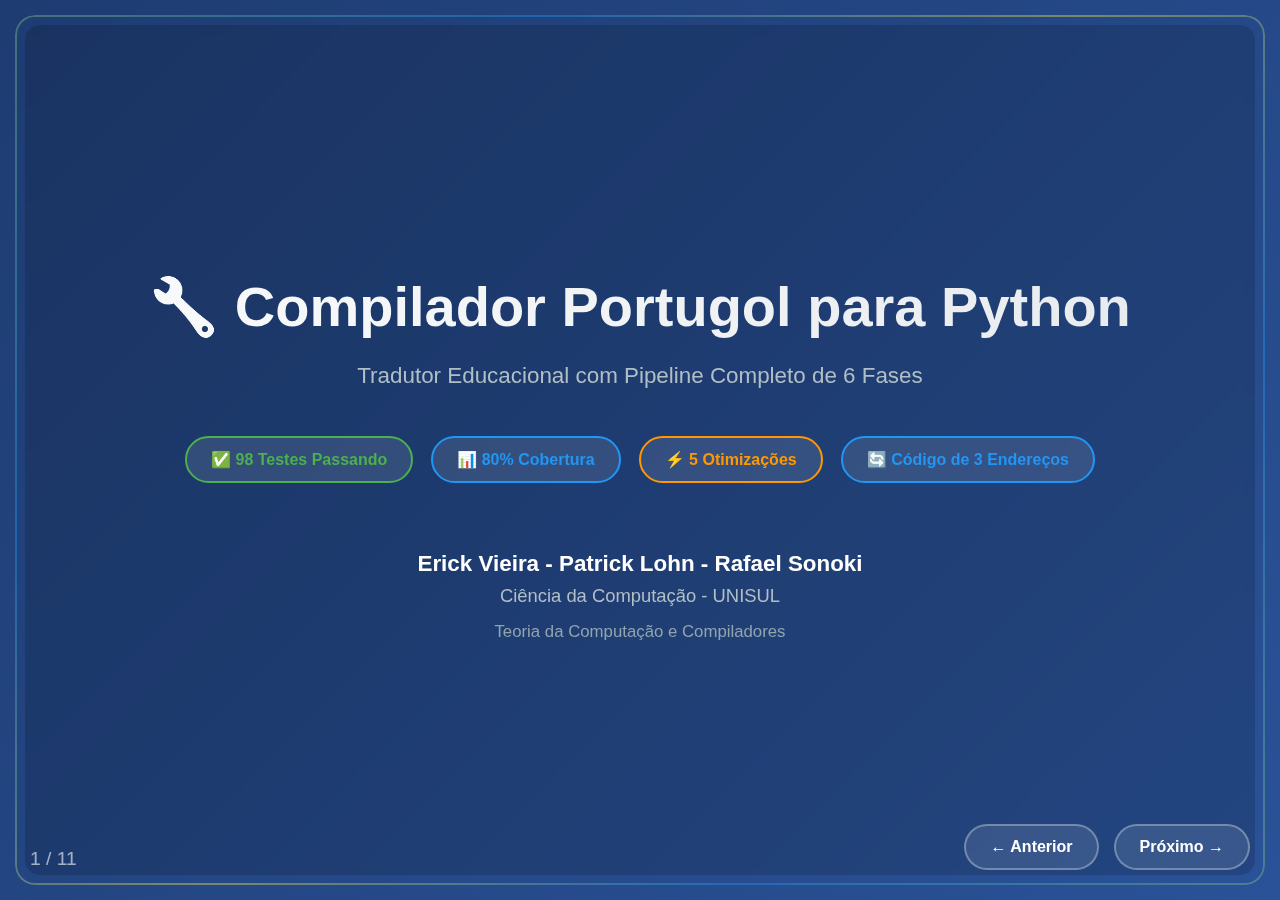
<file: presentation/index.html>
<!DOCTYPE html>
<html lang="pt-BR">

<head>
    <meta charset="UTF-8">
    <meta name="viewport" content="width=device-width, initial-scale=1.0">
    <title>TCC - Compilador Portugol para Python</title>
    <style>
        * {
            margin: 0;
            padding: 0;
            box-sizing: border-box;
        }

        body {
            font-family: 'Segoe UI', Tahoma, Geneva, Verdana, sans-serif;
            background: linear-gradient(135deg, #1e3c72 0%, #2a5298 100%);
            color: #fff;
            overflow: hidden;
        }

        .presentation {
            width: 100vw;
            height: 100vh;
            position: relative;
        }

        .slide {
            width: 100%;
            height: 100%;
            display: none;
            position: absolute;
            top: 0;
            left: 0;
            animation: slideIn 0.5s ease-out;
            padding: 30px;
            box-sizing: border-box;
        }

        .slide.active {
            display: block;
        }

        /* Moldura decorativa sofisticada */
        .slide::before {
            content: '';
            position: absolute;
            top: 15px;
            left: 15px;
            right: 15px;
            bottom: 15px;
            border: 2px solid transparent;
            border-radius: 20px;
            background: linear-gradient(135deg,
                    rgba(129, 199, 132, 0.4) 0%,
                    rgba(33, 150, 243, 0.4) 25%,
                    rgba(255, 235, 59, 0.4) 50%,
                    rgba(33, 150, 243, 0.4) 75%,
                    rgba(129, 199, 132, 0.4) 100%) border-box;
            -webkit-mask: linear-gradient(#fff 0 0) padding-box, linear-gradient(#fff 0 0);
            -webkit-mask-composite: xor;
            mask-composite: exclude;
            pointer-events: none;
            box-shadow:
                inset 0 0 60px rgba(255, 255, 255, 0.05),
                0 0 30px rgba(0, 0, 0, 0.2);
        }

        /* Container interno para conteúdo */
        .slide::after {
            content: '';
            position: absolute;
            top: 25px;
            left: 25px;
            right: 25px;
            bottom: 25px;
            background: rgba(0, 0, 0, 0.15);
            border-radius: 15px;
            pointer-events: none;
            backdrop-filter: blur(5px);
        }

        .slide-content {
            position: relative;
            z-index: 10;
            width: 100%;
            height: 100%;
            padding: 45px 70px;
            box-sizing: border-box;
            overflow-y: auto;
            overflow-x: hidden;
            display: flex;
            flex-direction: column;
            align-items: center;
            justify-content: flex-start;
        }

        /* Slides centralizados verticalmente */
        .slide-content.centered {
            justify-content: center;
            padding: 40px 80px;
        }

        .slide-content.centered h1 {
            font-size: 3.5rem;
        }

        .slide-content.centered h2 {
            font-size: 2.8rem;
            margin-bottom: 30px;
        }

        .slide-content.centered .content-grid {
            gap: 30px;
            margin: 25px 0;
        }

        .slide-content.centered .content-box {
            padding: 28px;
        }

        .slide-content.centered .badges {
            margin: 25px 0;
            gap: 18px;
        }

        .slide-content.centered .badge {
            padding: 12px 24px;
            font-size: 1rem;
        }

        .slide-content.centered .pipeline {
            margin: 25px 0;
            gap: 12px;
        }

        .slide-content.centered .phase {
            padding: 20px;
        }

        .slide-content.centered ul {
            margin: 12px 0;
        }

        .slide-content.centered ul li {
            margin: 8px 0;
            font-size: 1rem;
        }

        .slide-content.centered pre {
            margin: 12px 0;
            padding: 16px;
        }

        .slide-content.centered h3 {
            font-size: 1.7rem;
            margin: 12px 0 10px;
        }

        .slide-content.centered .afd-diagram {
            margin: 15px 0;
            padding: 20px;
        }

        /* Estilo para imagens nos slides */
        .book-image {
            width: 120px;
            height: auto;
            border-radius: 8px;
            box-shadow: 0 4px 15px rgba(0, 0, 0, 0.4);
            flex-shrink: 0;
            transition: transform 0.3s ease;
        }

        .book-image:hover {
            transform: scale(1.05);
        }

        .book-container {
            margin-top: 25px;
            background: rgba(255, 255, 255, 0.05);
            padding: 25px;
            border-radius: 15px;
            display: flex;
            align-items: center;
            gap: 25px;
        }

        .book-container p {
            font-size: 1.2rem;
            text-align: left;
            flex: 1;
        }

        /* Slides com muito conteúdo - padding reduzido */
        .slide-content.compact {
            padding: 35px 60px;
        }

        .slide-content.compact h2 {
            font-size: 2.2rem;
            margin-bottom: 15px;
        }

        .slide-content.compact h3 {
            font-size: 1.35rem;
            margin: 10px 0 8px;
        }

        .slide-content.compact .content-grid {
            gap: 15px;
            margin: 12px 0;
        }

        .slide-content.compact .content-box {
            padding: 18px;
        }

        .slide-content.compact pre {
            padding: 12px;
            font-size: 0.78rem;
            margin: 10px 0;
        }

        .slide-content.compact ul li {
            margin: 6px 0;
            font-size: 0.88rem;
        }

        .slide-content.compact .code-section {
            padding: 14px;
        }

        .slide-content.compact .code-section h4 {
            font-size: 1.05rem;
            margin-bottom: 8px;
        }

        .slide-content.compact .code-compare {
            gap: 15px;
            margin: 15px 0;
        }

        .slide-content.compact .metrics {
            gap: 15px;
            margin: 15px 0;
        }

        .slide-content.compact .metric-card {
            padding: 15px;
        }

        .slide-content.compact .metric-value {
            font-size: 2rem;
        }

        /* Scroll personalizado */
        .slide-content::-webkit-scrollbar {
            width: 10px;
        }

        .slide-content::-webkit-scrollbar-track {
            background: rgba(255, 255, 255, 0.05);
            border-radius: 10px;
            margin: 40px 0;
        }

        .slide-content::-webkit-scrollbar-thumb {
            background: linear-gradient(180deg, #81c784, #4caf50);
            border-radius: 10px;
            border: 2px solid rgba(255, 255, 255, 0.1);
        }

        .slide-content::-webkit-scrollbar-thumb:hover {
            background: linear-gradient(180deg, #4caf50, #81c784);
        }

        @keyframes slideIn {
            from {
                opacity: 0;
                transform: translateX(50px);
            }

            to {
                opacity: 1;
                transform: translateX(0);
            }
        }

        h1 {
            font-size: 3.2rem;
            margin: 15px 0 20px;
            text-align: center;
            background: linear-gradient(to right, #f8f9fa, #e9ecef);
            -webkit-background-clip: text;
            -webkit-text-fill-color: transparent;
            background-clip: text;
            line-height: 1.2;
        }

        h2 {
            font-size: 2.5rem;
            margin: 0 0 25px;
            text-align: center;
            color: #ffeb3b;
            line-height: 1.3;
        }

        h3 {
            font-size: 1.6rem;
            margin: 15px 0 12px;
            color: #81c784;
            line-height: 1.3;
        }

        h4 {
            font-size: 1.2rem;
            line-height: 1.3;
        }

        .subtitle {
            font-size: 1.4rem;
            color: #b0bec5;
            text-align: center;
            margin-bottom: 20px;
            line-height: 1.4;
        }

        .badges {
            display: flex;
            gap: 15px;
            margin: 20px 0;
            flex-wrap: wrap;
            justify-content: center;
        }

        .badge {
            background: rgba(255, 255, 255, 0.1);
            padding: 10px 20px;
            border-radius: 25px;
            border: 2px solid rgba(255, 255, 255, 0.3);
            font-weight: 600;
            backdrop-filter: blur(10px);
            font-size: 0.95rem;
        }

        .badge.success {
            border-color: #4caf50;
            color: #4caf50;
        }

        .badge.info {
            border-color: #2196f3;
            color: #2196f3;
        }

        .badge.warning {
            border-color: #ff9800;
            color: #ff9800;
        }

        .content-grid {
            display: grid;
            grid-template-columns: 1fr 1fr;
            gap: 25px;
            width: 100%;
            max-width: 1400px;
            margin: 20px 0;
        }

        .content-box {
            background: rgba(255, 255, 255, 0.05);
            padding: 25px;
            border-radius: 15px;
            border: 1px solid rgba(255, 255, 255, 0.1);
            backdrop-filter: blur(10px);
        }

        .pipeline {
            display: flex;
            align-items: center;
            justify-content: space-between;
            gap: 10px;
            margin: 20px 0;
            flex-wrap: wrap;
        }

        .phase {
            background: rgba(255, 255, 255, 0.1);
            padding: 18px;
            border-radius: 12px;
            border: 2px solid rgba(129, 199, 132, 0.5);
            flex: 1;
            min-width: 140px;
            text-align: center;
            transition: all 0.3s ease;
        }

        .phase:hover {
            transform: translateY(-5px);
            border-color: #81c784;
            box-shadow: 0 10px 30px rgba(129, 199, 132, 0.3);
        }

        .phase-name {
            font-weight: 700;
            font-size: 1rem;
            color: #ffeb3b;
            margin-bottom: 6px;
        }

        .phase-file {
            font-family: 'Courier New', monospace;
            font-size: 0.85rem;
            color: #b0bec5;
        }

        .arrow {
            font-size: 1.8rem;
            color: #ffeb3b;
        }

        code {
            font-family: 'Courier New', monospace;
            background: rgba(0, 0, 0, 0.3);
            padding: 3px 8px;
            border-radius: 4px;
            color: #ffeb3b;
            font-size: 0.9rem;
        }

        pre {
            background: rgba(0, 0, 0, 0.4);
            padding: 18px;
            border-radius: 12px;
            border-left: 4px solid #4caf50;
            overflow-x: auto;
            font-size: 0.85rem;
            line-height: 1.5;
            margin: 15px 0;
        }

        pre code {
            background: none;
            padding: 0;
        }

        ul {
            list-style: none;
            margin: 15px 0;
        }

        ul li {
            margin: 10px 0;
            padding-left: 30px;
            position: relative;
            line-height: 1.5;
            font-size: 0.95rem;
        }

        ul li:before {
            content: "✓";
            position: absolute;
            left: 0;
            color: #4caf50;
            font-weight: bold;
            font-size: 1.1rem;
        }

        .table-container {
            overflow-x: auto;
            margin: 18px 0;
        }

        table {
            width: 100%;
            border-collapse: collapse;
            background: rgba(255, 255, 255, 0.05);
            border-radius: 12px;
            overflow: hidden;
        }

        th,
        td {
            padding: 12px;
            text-align: left;
            border-bottom: 1px solid rgba(255, 255, 255, 0.1);
            font-size: 0.9rem;
        }

        th {
            background: rgba(129, 199, 132, 0.2);
            font-weight: 700;
            color: #ffeb3b;
        }

        .highlight {
            color: #ffeb3b;
            font-weight: 600;
        }

        .controls {
            position: fixed;
            bottom: 30px;
            right: 30px;
            display: flex;
            gap: 15px;
            z-index: 1000;
        }

        .btn {
            background: rgba(255, 255, 255, 0.1);
            border: 2px solid rgba(255, 255, 255, 0.3);
            color: #fff;
            padding: 12px 24px;
            border-radius: 25px;
            cursor: pointer;
            font-size: 1rem;
            font-weight: 600;
            transition: all 0.3s ease;
            backdrop-filter: blur(10px);
        }

        .btn:hover {
            background: rgba(255, 255, 255, 0.2);
            transform: translateY(-2px);
            box-shadow: 0 5px 15px rgba(0, 0, 0, 0.3);
        }

        .slide-number {
            position: fixed;
            bottom: 30px;
            left: 30px;
            font-size: 1.2rem;
            color: rgba(255, 255, 255, 0.6);
        }

        .afd-diagram {
            background: rgba(255, 255, 255, 0.05);
            padding: 25px;
            border-radius: 15px;
            margin: 18px 0;
            display: flex;
            align-items: center;
            justify-content: center;
            gap: 18px;
        }

        .state {
            width: 75px;
            height: 75px;
            border-radius: 50%;
            background: rgba(33, 150, 243, 0.3);
            border: 3px solid #2196f3;
            display: flex;
            align-items: center;
            justify-content: center;
            font-weight: bold;
            font-size: 1.4rem;
        }

        .state.final {
            border: 6px double #4caf50;
            background: rgba(76, 175, 80, 0.3);
        }

        .transition {
            display: flex;
            flex-direction: column;
            align-items: center;
        }

        .transition-label {
            background: rgba(255, 235, 59, 0.2);
            padding: 8px 16px;
            border-radius: 8px;
            font-size: 0.9rem;
            margin-bottom: 5px;
        }

        .metrics {
            display: grid;
            grid-template-columns: repeat(auto-fit, minmax(150px, 1fr));
            gap: 18px;
            margin: 20px 0;
            width: 100%;
            max-width: 1400px;
        }

        .metric-card {
            background: rgba(255, 255, 255, 0.05);
            padding: 20px;
            border-radius: 15px;
            border: 2px solid rgba(255, 255, 255, 0.1);
            text-align: center;
            transition: all 0.3s ease;
        }

        .metric-card:hover {
            transform: translateY(-5px);
            border-color: #4caf50;
        }

        .metric-value {
            font-size: 2.5rem;
            font-weight: 700;
            color: #4caf50;
            margin: 10px 0;
        }

        .metric-label {
            font-size: 1rem;
            color: #b0bec5;
        }

        .optimization-table {
            width: 100%;
            margin: 20px 0;
        }

        .optimization-table th {
            background: rgba(255, 152, 0, 0.2);
        }

        .code-compare {
            display: grid;
            grid-template-columns: 1fr 1fr;
            gap: 18px;
            margin: 18px 0;
        }

        .code-section {
            background: rgba(0, 0, 0, 0.3);
            padding: 18px;
            border-radius: 12px;
        }

        .code-section h4 {
            color: #ffeb3b;
            margin-bottom: 12px;
            text-align: center;
            font-size: 1.1rem;
        }

        @media (max-width: 1200px) {
            .slide-content {
                padding: 25px 40px;
            }

            .content-grid {
                grid-template-columns: 1fr;
                gap: 15px;
            }

            .code-compare {
                grid-template-columns: 1fr;
            }

            .pipeline {
                flex-direction: column;
            }

            .arrow {
                transform: rotate(90deg);
            }

            .phase {
                min-width: 200px;
            }
        }

        @media (max-width: 768px) {
            .slide-content {
                padding: 20px 25px;
            }

            .slide::before {
                top: 10px;
                left: 10px;
                right: 10px;
                bottom: 10px;
            }

            .slide::after {
                top: 15px;
                left: 15px;
                right: 15px;
                bottom: 15px;
            }
        }
    </style>
</head>

<body>
    <div class="presentation">
        <!-- Slide 1: Título -->
        <div class="slide active">
            <div class="slide-content centered">
                <h1>🔧 Compilador Portugol para Python</h1>
                <p class="subtitle">Tradutor Educacional com Pipeline Completo de 6 Fases</p>

                <div class="badges">
                    <span class="badge success">✅ 98 Testes Passando</span>
                    <span class="badge info">📊 80% Cobertura</span>
                    <span class="badge warning">⚡ 5 Otimizações</span>
                    <span class="badge info">🔄 Código de 3 Endereços</span>
                </div>
                <div style="margin-top: 35px; text-align: center;">
                    <p style="font-size: 1.4rem; margin: 8px 0;"><strong>Erick Vieira - Patrick Lohn - Rafael Sonoki</strong></p>
                    <p style="font-size: 1.15rem; color: #b0bec5;">Ciência da Computação - UNISUL</p>
                    <p style="font-size: 1.05rem; color: #90a4ae; margin-top: 15px;">Teoria da Computação e Compiladores
                    </p>
                </div>
            </div>
        </div>
        <!-- Slide 2: Problema e Solução -->
        <div class="slide">
            <div class="slide-content centered">
                <h2>💡 Contexto e Problema</h2>

                <div class="content-grid">
                    <div class="content-box">
                        <h3>❌ O Problema</h3>
                        <ul>
                            <li><strong>Portugol:</strong> Linguagem educacional em português</li>
                            <li>Amplamente usada no ensino de lógica</li>
                            <li><span class="highlight">Não executável diretamente</span></li>
                            <li>Estudantes precisam reescrever em outra linguagem</li>
                            <li>Sem feedback imediato de execução</li>
                        </ul>
                    </div>
                    <div class="content-box">
                        <h3>✅ A Solução</h3>
                        <ul>
                            <li><strong>Compilador automático</strong> Portugol → Python</li>
                            <li>Execução imediata dos algoritmos</li>
                            <li>Validação automática de lógica</li>
                            <li>Feedback instantâneo para estudantes</li>
                            <li>Ponte entre teoria e prática</li>
                        </ul>
                    </div>
                </div>
                <div style="margin-top: 20px; text-align: center; font-size: 1.25rem;">
                    <p class="highlight">🎯 Objetivo: Facilitar o aprendizado com execução real de código</p>
                </div>
            </div>
        </div>
        <!-- Slide 3: Arquitetura -->
        <div class="slide">
            <div class="slide-content centered">
                <h2>🏗️ Arquitetura: 6 Fases Clássicas</h2>

                <div class="pipeline">
                    <div class="phase">
                        <div class="phase-name">1. Léxica</div>
                        <div class="phase-file">lexer.py</div>
                    </div>
                    <span class="arrow">→</span>
                    <div class="phase">
                        <div class="phase-name">2. Sintática</div>
                        <div class="phase-file">parser.py</div>
                    </div>
                    <span class="arrow">→</span>
                    <div class="phase">
                        <div class="phase-name">3. Semântica</div>
                        <div class="phase-file">semantic.py</div>
                    </div>
                </div>
                <div class="pipeline">
                    <div class="phase">
                        <div class="phase-name">4. Código IR</div>
                        <div class="phase-file">intermediate.py</div>
                    </div>
                    <span class="arrow">→</span>
                    <div class="phase">
                        <div class="phase-name">5. Otimização</div>
                        <div class="phase-file">optimizer.py</div>
                    </div>
                    <span class="arrow">→</span>
                    <div class="phase">
                        <div class="phase-name">6. Geração</div>
                        <div class="phase-file">codegen.py</div>
                    </div>
                </div>
                <div class="book-container">
                    <img src="DragonBook.png" alt="Dragon Book" class="book-image">
                    <p>
                        <strong>Arquitetura Modular</strong> inspirada no <em>"Dragon Book"</em> de Aho et al.<br>
                        Cada fase independente com responsabilidade única
                    </p>
                </div>
            </div>
        </div>
        <!-- Slide 4: Análise Léxica com AFDs -->
        <div class="slide">
            <div class="slide-content centered">
                <h2>🔤 Análise Léxica com AFDs</h2>

                <div class="content-grid">
                    <div class="content-box">
                        <h3>Código Portugol</h3>
                        <pre><code>inteiro soma;
inicio
    soma <- 10 + 20
    escreva(soma)
fim</code></pre>
                        <h3 style="margin-top: 20px;">Tokens Gerados</h3>
                        <ul style="font-size: 0.9rem;">
                            <li><code>INTEIRO</code> (linha 1)</li>
                            <li><code>IDENTIFICADOR('soma')</code></li>
                            <li><code>INICIO</code> (linha 2)</li>
                            <li><code>ATRIBUICAO '&lt;-'</code></li>
                            <li><code>NUMERO_INTEIRO(10)</code></li>
                        </ul>
                    </div>
                    <div class="content-box">
                        <h3>AFD para Identificadores</h3>
                        <div class="afd-diagram">
                            <div class="state">q0</div>
                            <div class="transition">
                                <div class="transition-label">[a-zA-Z_]</div>
                                <span class="arrow">→</span>
                            </div>
                            <div class="state final">q1</div>
                            <div style="margin-left: 20px; font-size: 0.9rem;">
                                <p>↻ [a-zA-Z0-9_]</p>
                            </div>
                        </div>
                        <h3 style="margin-top: 20px;">Features</h3>
                        <ul style="font-size: 0.9rem;">
                            <li>9 Expressões Regulares formais</li>
                            <li>AFDs explícitos no <code>automaton.py</code></li>
                            <li>Tratamento de escape: <code>\"</code>, <code>\\</code>, <code>\n</code></li>
                            <li>Rastreamento de linha/coluna</li>
                        </ul>
                    </div>
                </div>
            </div>
        </div>
        <!-- Slide 5: Análise Sintática e AST -->
        <div class="slide">
            <div class="slide-content">
                <h2>📝 Análise Sintática e AST</h2>

                <div class="content-grid">
                    <div class="content-box">
                        <h3>Parser de Descida Recursiva</h3>
                        <ul>
                            <li><strong>18 Classes de Nós</strong> usando dataclasses</li>
                            <li>Precedência de operadores correta</li>
                            <li>Estruturas: <code>Programa</code>, <code>DeclaracaoVariavel</code></li>
                            <li>Comandos: <code>Atribuicao</code>, <code>Condicional</code>, <code>Repeticao</code></li>
                            <li>Expressões: <code>ExpressaoBinaria</code>, <code>Literal</code>, <code>Variavel</code>
                            </li>
                        </ul>
                        <h3 style="margin-top: 25px;">Precedência de Operadores</h3>
                        <pre><code>OU (menor)
  ↓
E
  ↓
Relacional (==, <, >)
  ↓
Aditivo (+, -)
  ↓
Multiplicativo (*, /, %)
  ↓
Potência (^) (maior)</code></pre>
                    </div>
                    <div class="content-box">
                        <h3>Árvore Sintática Abstrata</h3>
                        <pre><code>Programa
├─ Declaracoes
│  └─ DeclaracaoVariavel
│     ├─ tipo: "inteiro"
│     └─ nome: "x"
└─ Comandos
   ├─ Atribuicao
   │  ├─ variavel: "x"
   │  └─ expressao:
   │     ExpressaoBinaria
   │     ├─ esquerda: Literal(5)
   │     ├─ operador: "+"
   │     └─ direita: Literal(3)
   └─ Saida
      └─ expressoes: [Variavel("x")]</code></pre>
                        <p style="margin-top: 18px; font-size: 1rem; color: #81c784;">
                            <strong>Feature:</strong> Cláusula <code>passo</code> opcional no loop <code>para</code>
                        </p>
                    </div>
                </div>
            </div>
        </div>
        <!-- Slide 6: Análise Semântica -->
        <div class="slide">
            <div class="slide-content">
                <h2>✅ Análise Semântica</h2>

                <div class="content-grid">
                    <div class="content-box">
                        <h3>Tabela de Símbolos</h3>
                        <table>
                            <thead>
                                <tr>
                                    <th>Nome</th>
                                    <th>Tipo</th>
                                    <th>Inicializada</th>
                                </tr>
                            </thead>
                            <tbody>
                                <tr>
                                    <td><code>x</code></td>
                                    <td>inteiro</td>
                                    <td>✅ Sim</td>
                                </tr>
                                <tr>
                                    <td><code>y</code></td>
                                    <td>real</td>
                                    <td>✅ Sim</td>
                                </tr>
                                <tr>
                                    <td><code>nome</code></td>
                                    <td>caracter</td>
                                    <td>⚠️ Não</td>
                                </tr>
                            </tbody>
                        </table>
                        <h3 style="margin-top: 25px;">Exemplo de Erro</h3>
                        <pre><code>inteiro x;
inicio
    y <- 10  // ❌ ERRO
fim
<span style="color: #f44336;">ErroSemantico (linha 3, coluna 5):
Variável 'y' não declarada</span></code></pre>
                    </div>
                    <div class="content-box">
                        <h3>Validações Implementadas</h3>
                        <ul>
                            <li><strong>1.</strong> Declaração antes do uso</li>
                            <li><strong>2.</strong> Compatibilidade de tipos em operações</li>
                            <li><strong>3.</strong> Detecção de variáveis não inicializadas</li>
                            <li><strong>4.</strong> Validação de escopo de variáveis</li>
                            <li><strong>5.</strong> Coerência lógica de expressões</li>
                        </ul>
                        <h3 style="margin-top: 25px;">Hierarquia de Exceções</h3>
                        <pre><code>exceptions.py:
├─ ErroLexico
├─ ErroSintatico
└─ ErroSemantico
   ├─ linha: int
   ├─ coluna: int
   └─ mensagem: str</code></pre>
                        <p style="margin-top: 18px; font-size: 1rem; color: #ffeb3b;">
                            <strong>🎓 Feedback educacional</strong> com posição exata do erro
                        </p>
                    </div>
                </div>
            </div>
        </div>
        <!-- Slide 7: Código Intermediário -->
        <div class="slide">
            <div class="slide-content compact">
                <h2>🔄 Código Intermediário de 3 Endereços</h2>

                <div class="code-compare" style="margin-top: 12px;">
                    <div class="code-section">
                        <h4>Portugol Original</h4>
                        <pre style="padding: 12px; font-size: 0.78rem;"><code>inteiro a, b, c;
inicio
    a <- 5
    b <- 10
    c <- a + b * 2
    escreva(c)
fim</code></pre>
                    </div>
                    <div class="code-section">
                        <h4>Código Intermediário (IR)</h4>
                        <pre style="padding: 12px; font-size: 0.78rem;"><code>1: a = 5
2: b = 10
3: t1 = b * 2
4: t2 = a + t1
5: c = t2
6: print c</code></pre>
                    </div>
                </div>
                <div class="content-grid" style="margin-top: 18px;">
                    <div class="content-box">
                        <h3>Por que 3 Endereços?</h3>
                        <ul>
                            <li><strong>Máximo 3 operandos:</strong> <code>resultado = operando1 ⊕ operando2</code></li>
                            <li><strong>Linearização:</strong> Expressões complexas decompostas em passos simples</li>
                            <li><strong>Independência:</strong> Abstrai tanto Portugol quanto Python</li>
                            <li><strong>Otimizável:</strong> Facilita análise e transformações</li>
                        </ul>
                    </div>
                    <div class="content-box">
                        <h3>Estruturas de Controle</h3>
                        <pre style="margin: 10px 0; padding: 12px; font-size: 0.75rem;"><code>// Condicional (se-entao-senao)
ifFalse condição goto L_senao
[comandos_entao]
goto L_fim
L_senao:
[comandos_senao]
L_fim:

// Loop (enquanto)
L_inicio:
ifFalse condição goto L_fim
[comandos]
goto L_inicio
L_fim:</code></pre>
                    </div>
                </div>
            </div>
        </div>
        <!-- Slide 8: Otimizações -->
        <div class="slide">
            <div class="slide-content compact">
                <h2>⚡ 5 Técnicas de Otimização</h2>

                <div class="table-container">
                    <table class="optimization-table">
                        <thead>
                            <tr>
                                <th>Otimização</th>
                                <th>Descrição</th>
                                <th>Exemplo</th>
                            </tr>
                        </thead>
                        <tbody>
                            <tr>
                                <td><strong>1. Constant Folding</strong></td>
                                <td>Avalia constantes em compile-time</td>
                                <td><code>x <- 2 + 3</code> → <code>x <- 5</code></td>
                            </tr>
                            <tr>
                                <td><strong>2. Constant Propagation</strong></td>
                                <td>Substitui variáveis por valores</td>
                                <td><code>x=5; y=x+3</code> → <code>y=5+3</code></td>
                            </tr>
                            <tr>
                                <td><strong>3. Algebraic Simplification</strong></td>
                                <td>Aplica identidades matemáticas</td>
                                <td><code>x+0</code> → <code>x</code><br><code>x*1</code> → <code>x</code></td>
                            </tr>
                            <tr>
                                <td><strong>4. Copy Propagation</strong></td>
                                <td>Elimina cópias desnecessárias</td>
                                <td><code>a=b; c=a</code> → <code>c=b</code></td>
                            </tr>
                            <tr>
                                <td><strong>5. Dead Code Elimination</strong></td>
                                <td>Remove código não usado</td>
                                <td>Remove temporários não referenciados</td>
                            </tr>
                        </tbody>
                    </table>
                </div>
                <div class="code-compare" style="margin-top: 30px;">
                    <div class="code-section">
                        <h4>Antes das Otimizações</h4>
                        <pre><code>1: a = 2
2: b = 3
3: t1 = a + b
4: t2 = t1 + 0
5: x = t2 * 1
6: t3 = x
7: print t3</code></pre>
                        <p style="text-align: center; color: #f44336; margin-top: 10px;">7 instruções</p>
                    </div>
                    <div class="code-section">
                        <h4>Depois das Otimizações</h4>
                        <pre><code>1: x = 5
2: print x</code></pre>
                        <p style="text-align: center; color: #4caf50; margin-top: 10px;">2 instruções (-71%!)</p>
                    </div>
                </div>
                <p style="margin-top: 25px; text-align: center; font-size: 1.3rem; color: #ffeb3b;">
                    <strong>📊 Redução documentada: até 29.7% no tamanho do código!</strong>
                </p>
            </div>
        </div>
        <!-- Slide 9: Geração de Código Python -->
        <div class="slide">
            <div class="slide-content">
                <h2>🐍 Geração de Código Python</h2>

                <div class="content-grid">
                    <div class="content-box">
                        <h3>Mapeamentos de Tipos</h3>
                        <table>
                            <thead>
                                <tr>
                                    <th>Portugol</th>
                                    <th>Python</th>
                                </tr>
                            </thead>
                            <tbody>
                                <tr>
                                    <td><code>inteiro</code></td>
                                    <td><code>int</code></td>
                                </tr>
                                <tr>
                                    <td><code>real</code></td>
                                    <td><code>float</code></td>
                                </tr>
                                <tr>
                                    <td><code>caracter</code></td>
                                    <td><code>str</code></td>
                                </tr>
                                <tr>
                                    <td><code>logico</code></td>
                                    <td><code>bool</code></td>
                                </tr>
                            </tbody>
                        </table>
                        <h3 style="margin-top: 25px;">Estruturas de Controle</h3>
                        <ul style="font-size: 0.95rem;">
                            <li><code>se-entao-senao</code> → <code>if-else</code></li>
                            <li><code>enquanto-faca</code> → <code>while</code></li>
                            <li><code>para-de-ate</code> → <code>while</code> (dinâmico)</li>
                            <li><code>leia(x)</code> → <code>x = int(input())</code></li>
                            <li><code>escreva(x)</code> → <code>print(x)</code></li>
                        </ul>
                    </div>
                    <div class="content-box">
                        <h3>Bug Crítico Corrigido! 🐛→✅</h3>
                        <p style="color: #81c784; margin-bottom: 15px;"><strong>Loop com Passo Negativo</strong></p>

                        <pre><code>// Portugol
para i de 10 ate 1 passo -1 faca
    escreva(i)
fimpara
// Python v2.0 (BUGADO)
while i <= 1:  # ❌ Nunca executa!
    print(i)
    i = i + (-1)
// Python v2.1 (CORRIGIDO)
while ((-1)>0 and i<=1) or 
      ((-1)<0 and i>=1):
    print(i)  # ✅ Funciona!
    i = i + (-1)</code></pre>
                        <p style="margin-top: 15px; font-size: 0.95rem; color: #ffeb3b;">
                            <strong>Solução:</strong> Condição dinâmica detecta sinal do passo em runtime
                        </p>
                    </div>
                </div>
            </div>
        </div>
        <!-- Slide 10: Resultados e Validação -->
        <div class="slide">
            <div class="slide-content">
                <h2>🧪 Resultados e Validação</h2>

                <div class="metrics">
                    <div class="metric-card">
                        <div class="metric-value">98</div>
                        <div class="metric-label">Testes Passando</div>
                    </div>
                    <div class="metric-card">
                        <div class="metric-value">~80%</div>
                        <div class="metric-label">Cobertura</div>
                    </div>
                    <div class="metric-card">
                        <div class="metric-value">3.500</div>
                        <div class="metric-label">Linhas de Código</div>
                    </div>
                    <div class="metric-card">
                        <div class="metric-value">10</div>
                        <div class="metric-label">Módulos</div>
                    </div>
                    <div class="metric-card">
                        <div class="metric-value">9</div>
                        <div class="metric-label">Exemplos</div>
                    </div>
                    <div class="metric-card">
                        <div class="metric-value">6</div>
                        <div class="metric-label">Fases</div>
                    </div>
                </div>
                <div class="content-grid" style="margin-top: 30px;">
                    <div class="content-box">
                        <h3>Distribuição de Testes</h3>
                        <table>
                            <thead>
                                <tr>
                                    <th>Módulo</th>
                                    <th>Testes</th>
                                    <th>Foco</th>
                                </tr>
                            </thead>
                            <tbody>
                                <tr>
                                    <td><code>test_lexer.py</code></td>
                                    <td>3</td>
                                    <td>Tokenização, escape</td>
                                </tr>
                                <tr>
                                    <td><code>test_parser.py</code></td>
                                    <td>35</td>
                                    <td>AST, passo opcional</td>
                                </tr>
                                <tr>
                                    <td><code>test_semantic.py</code></td>
                                    <td>26</td>
                                    <td>Validação, tipos</td>
                                </tr>
                                <tr>
                                    <td><code>test_codegen.py</code></td>
                                    <td>23</td>
                                    <td>Geração, loops</td>
                                </tr>
                                <tr>
                                    <td><code>test_integration.py</code></td>
                                    <td>14</td>
                                    <td>End-to-end</td>
                                </tr>
                            </tbody>
                        </table>
                    </div>
                    <div class="content-box">
                        <h3>Programas de Exemplo</h3>
                        <ul>
                            <li><code>demo_completa.por</code> - Demonstração geral</li>
                            <li><code>calculadora_imc.por</code> - Entrada/saída</li>
                            <li><code>bubble_sort.por</code> - Ordenação</li>
                            <li><code>fibonacci.por</code> - Recursão iterativa</li>
                            <li><code>fatorial.por</code> - Potenciação</li>
                            <li><code>teste_loop_reverso.por</code> - Passo negativo</li>
                            <li><code>teste_string_escape.por</code> - Caracteres especiais</li>
                        </ul>
                        <p style="margin-top: 20px; color: #4caf50; font-size: 1.1rem;">
                            <strong>✅ Todos compilam e executam corretamente!</strong>
                        </p>
                    </div>
                </div>
            </div>
        </div>
        <!-- Slide 11: Conclusão -->
        <div class="slide">
            <div class="slide-content compact">
                <h2>🎓 Conclusão</h2>

                <div style="max-width: 1200px; width: 100%;">
                    <h3>Contribuições do Projeto</h3>
                    <ul style="margin-bottom: 20px;">
                        <li><strong>Pipeline Completo:</strong> 6 fases implementadas com rigor acadêmico</li>
                        <li><strong>Valor Educacional:</strong> AFDs explícitos demonstram teoria na prática</li>
                        <li><strong>Otimizações Reais:</strong> 5 técnicas reduzem código em até 29.7%</li>
                        <li><strong>Qualidade Profissional:</strong> 98 testes, 80% cobertura, PEP 8</li>
                        <li><strong>Correções Críticas:</strong> Loop reverso agora funciona corretamente</li>
                    </ul>
                    <div class="content-box" style="margin: 20px 0;">
                        <h3>Demonstração Interativa</h3>
                        <pre><code>$ python compilar.py programa.por --debug --intermediate --optimize
=== FASE 1: ANÁLISE LÉXICA ===
Tokens: 23 encontrados ✓
=== FASE 2: ANÁLISE SINTÁTICA ===
AST construída com sucesso ✓
=== FASE 3: ANÁLISE SEMÂNTICA ===
Validação concluída ✓
=== FASE 4: CÓDIGO INTERMEDIÁRIO ===
5 instruções geradas ✓
=== FASE 5: OTIMIZAÇÕES ===
Redução: 25.0% ✓
=== FASE 6: GERAÇÃO PYTHON ===
Código gerado e executado ✓</code></pre>
                    </div>
                    <div style="text-align: center; margin-top: 30px;">
                        <p style="font-size: 1.6rem; color: #4caf50; margin-bottom: 18px;">
                            <strong>Ponte entre Teoria de Compiladores e Prática Real</strong>
                        </p>
                        <p style="font-size: 1.3rem; color: #ffeb3b;">
                            🙏 Obrigado! Perguntas?
                        </p>
                    </div>
                </div>
            </div>
        </div>
    </div>
    <!-- Controles -->
    <div class="slide-number">
        <span id="current-slide">1</span> / <span id="total-slides">11</span>
    </div>
    <div class="controls">
        <button class="btn" onclick="prevSlide()">← Anterior</button>
        <button class="btn" onclick="nextSlide()">Próximo →</button>
    </div>
    <script>
        let currentSlide = 0;
        const slides = document.querySelectorAll('.slide');
        const totalSlides = slides.length;
        document.getElementById('total-slides').textContent = totalSlides;

        // Função para obter o slide do hash da URL
        function getSlideFromHash() {
            const hash = window.location.hash;
            if (hash.startsWith('#slide-')) {
                const slideNum = parseInt(hash.replace('#slide-', '')) - 1;
                if (slideNum >= 0 && slideNum < totalSlides) {
                    return slideNum;
                }
            }
            return 0;
        }

        // Função para atualizar o hash da URL
        function updateHash(slideIndex) {
            window.location.hash = `slide-${slideIndex + 1}`;
        }

        function showSlide(n, updateUrl = true) {
            slides[currentSlide].classList.remove('active');
            currentSlide = (n + totalSlides) % totalSlides;
            slides[currentSlide].classList.add('active');
            document.getElementById('current-slide').textContent = currentSlide + 1;

            // Atualizar URL apenas se não for navegação por hash
            if (updateUrl) {
                updateHash(currentSlide);
            }
        }

        function nextSlide() {
            showSlide(currentSlide + 1);
        }

        function prevSlide() {
            showSlide(currentSlide - 1);
        }

        // Navegar ao slide correto ao carregar a página
        window.addEventListener('load', function () {
            const slideFromHash = getSlideFromHash();
            if (slideFromHash !== 0) {
                showSlide(slideFromHash, false);
            } else if (!window.location.hash) {
                // Se não há hash, adicionar #slide-1
                updateHash(0);
            }
        });

        // Detectar mudanças no hash (botão voltar/avançar do navegador)
        window.addEventListener('hashchange', function () {
            const slideFromHash = getSlideFromHash();
            if (slideFromHash !== currentSlide) {
                showSlide(slideFromHash, false);
            }
        });

        // Navegação por teclado
        document.addEventListener('keydown', function (e) {
            if (e.key === 'ArrowRight' || e.key === ' ') {
                nextSlide();
            } else if (e.key === 'ArrowLeft') {
                prevSlide();
            } else if (e.key === 'Home') {
                showSlide(0);
            } else if (e.key === 'End') {
                showSlide(totalSlides - 1);
            }
        });
    </script>
</body>

</html>
</file>
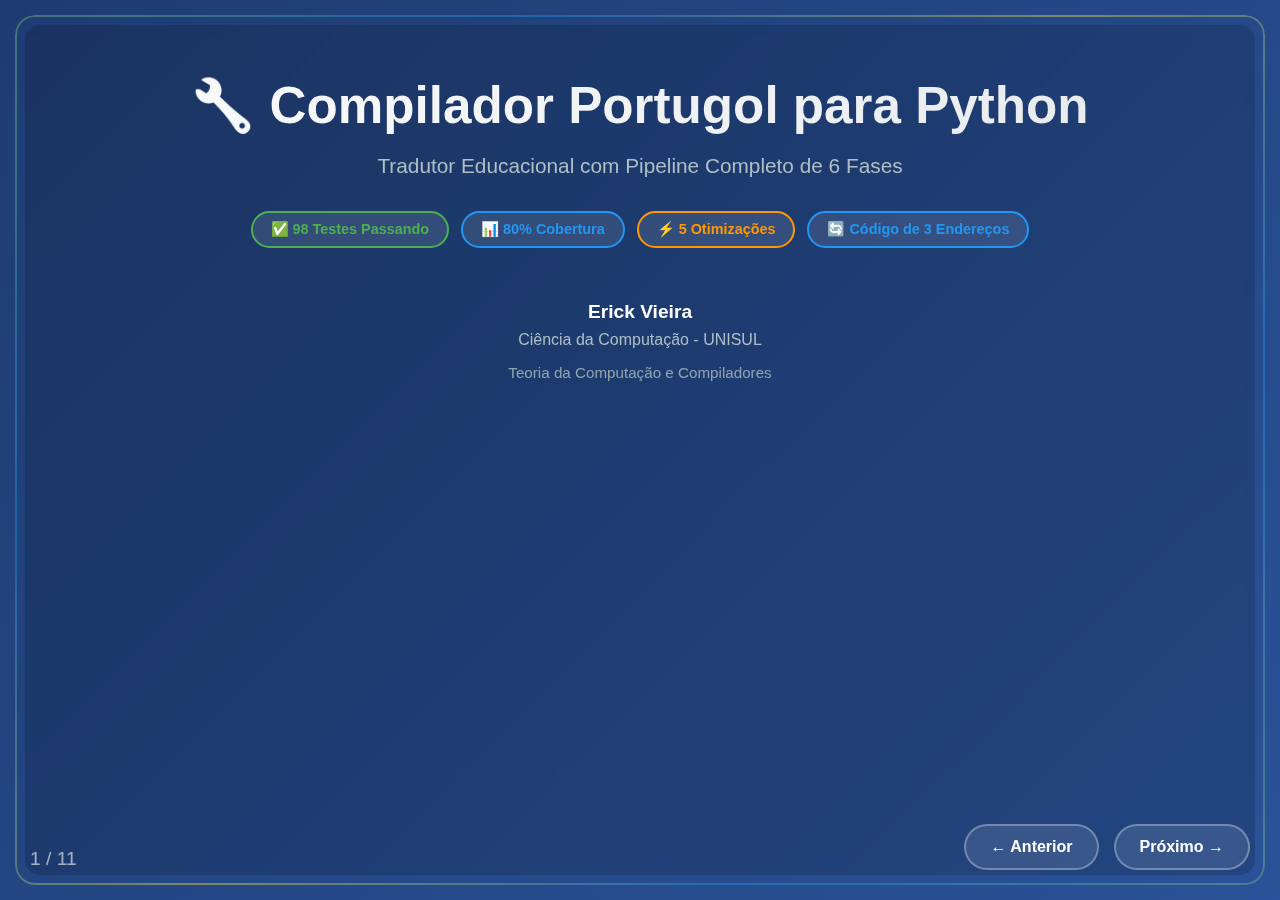
<file: presentation/index_new.html>
<!DOCTYPE html>
<html lang="pt-BR">

<head>
    <meta charset="UTF-8">
    <meta name="viewport" content="width=device-width, initial-scale=1.0">
    <title>TCC - Compilador Portugol para Python</title>
    <style>
        * {
            margin: 0;
            padding: 0;
            box-sizing: border-box;
        }

        body {
            font-family: 'Segoe UI', Tahoma, Geneva, Verdana, sans-serif;
            background: linear-gradient(135deg, #1e3c72 0%, #2a5298 100%);
            color: #fff;
            overflow: hidden;
        }

        .presentation {
            width: 100vw;
            height: 100vh;
            position: relative;
        }

        .slide {
            width: 100%;
            height: 100%;
            display: none;
            position: absolute;
            top: 0;
            left: 0;
            animation: slideIn 0.5s ease-out;
            padding: 30px;
            box-sizing: border-box;
        }

        .slide.active {
            display: block;
        }

        /* Moldura decorativa sofisticada */
        .slide::before {
            content: '';
            position: absolute;
            top: 15px;
            left: 15px;
            right: 15px;
            bottom: 15px;
            border: 2px solid transparent;
            border-radius: 20px;
            background: linear-gradient(135deg,
                rgba(129, 199, 132, 0.4) 0%,
                rgba(33, 150, 243, 0.4) 25%,
                rgba(255, 235, 59, 0.4) 50%,
                rgba(33, 150, 243, 0.4) 75%,
                rgba(129, 199, 132, 0.4) 100%
            ) border-box;
            -webkit-mask: linear-gradient(#fff 0 0) padding-box, linear-gradient(#fff 0 0);
            -webkit-mask-composite: xor;
            mask-composite: exclude;
            pointer-events: none;
            box-shadow:
                inset 0 0 60px rgba(255, 255, 255, 0.05),
                0 0 30px rgba(0, 0, 0, 0.2);
        }

        /* Container interno para conteúdo */
        .slide::after {
            content: '';
            position: absolute;
            top: 25px;
            left: 25px;
            right: 25px;
            bottom: 25px;
            background: rgba(0, 0, 0, 0.15);
            border-radius: 15px;
            pointer-events: none;
            backdrop-filter: blur(5px);
        }

        .slide-content {
            position: relative;
            z-index: 10;
            width: 100%;
            height: 100%;
            padding: 35px 60px;
            box-sizing: border-box;
            overflow-y: auto;
            overflow-x: hidden;
            display: flex;
            flex-direction: column;
            align-items: center;
        }

        /* Scroll personalizado */
        .slide-content::-webkit-scrollbar {
            width: 10px;
        }

        .slide-content::-webkit-scrollbar-track {
            background: rgba(255, 255, 255, 0.05);
            border-radius: 10px;
            margin: 40px 0;
        }

        .slide-content::-webkit-scrollbar-thumb {
            background: linear-gradient(180deg, #81c784, #4caf50);
            border-radius: 10px;
            border: 2px solid rgba(255, 255, 255, 0.1);
        }

        .slide-content::-webkit-scrollbar-thumb:hover {
            background: linear-gradient(180deg, #4caf50, #81c784);
        }

        @keyframes slideIn {
            from {
                opacity: 0;
                transform: translateX(50px);
            }

            to {
                opacity: 1;
                transform: translateX(0);
            }
        }

        h1 {
            font-size: clamp(2rem, 5vw, 3.2rem);
            margin: 10px 0 15px;
            text-align: center;
            background: linear-gradient(to right, #f8f9fa, #e9ecef);
            -webkit-background-clip: text;
            -webkit-text-fill-color: transparent;
            background-clip: text;
            line-height: 1.2;
        }

        h2 {
            font-size: clamp(1.8rem, 4vw, 2.3rem);
            margin: 0 0 20px;
            text-align: center;
            color: #ffeb3b;
            line-height: 1.3;
        }

        h3 {
            font-size: clamp(1.2rem, 2.5vw, 1.5rem);
            margin: 12px 0 8px;
            color: #81c784;
            line-height: 1.3;
        }

        h4 {
            font-size: clamp(1rem, 2vw, 1.2rem);
            line-height: 1.3;
        }

        .subtitle {
            font-size: clamp(1rem, 2.5vw, 1.3rem);
            color: #b0bec5;
            text-align: center;
            margin-bottom: 15px;
            line-height: 1.4;
        }

        .badges {
            display: flex;
            gap: 12px;
            margin: 15px 0;
            flex-wrap: wrap;
            justify-content: center;
        }

        .badge {
            background: rgba(255, 255, 255, 0.1);
            padding: 8px 18px;
            border-radius: 25px;
            border: 2px solid rgba(255, 255, 255, 0.3);
            font-weight: 600;
            backdrop-filter: blur(10px);
            font-size: clamp(0.75rem, 1.5vw, 0.9rem);
        }

        .badge.success {
            border-color: #4caf50;
            color: #4caf50;
        }

        .badge.info {
            border-color: #2196f3;
            color: #2196f3;
        }

        .badge.warning {
            border-color: #ff9800;
            color: #ff9800;
        }

        .content-grid {
            display: grid;
            grid-template-columns: 1fr 1fr;
            gap: 20px;
            width: 100%;
            max-width: 1400px;
            margin: 12px 0;
        }

        .content-box {
            background: rgba(255, 255, 255, 0.05);
            padding: 18px;
            border-radius: 15px;
            border: 1px solid rgba(255, 255, 255, 0.1);
            backdrop-filter: blur(10px);
        }

        .pipeline {
            display: flex;
            align-items: center;
            justify-content: space-between;
            gap: 8px;
            margin: 12px 0;
            flex-wrap: wrap;
        }

        .phase {
            background: rgba(255, 255, 255, 0.1);
            padding: 12px;
            border-radius: 12px;
            border: 2px solid rgba(129, 199, 132, 0.5);
            flex: 1;
            min-width: 110px;
            text-align: center;
            transition: all 0.3s ease;
        }

        .phase:hover {
            transform: translateY(-5px);
            border-color: #81c784;
            box-shadow: 0 10px 30px rgba(129, 199, 132, 0.3);
        }

        .phase-name {
            font-weight: 700;
            font-size: clamp(0.85rem, 1.8vw, 0.95rem);
            color: #ffeb3b;
            margin-bottom: 4px;
        }

        .phase-file {
            font-family: 'Courier New', monospace;
            font-size: clamp(0.7rem, 1.5vw, 0.8rem);
            color: #b0bec5;
        }

        .arrow {
            font-size: clamp(1.2rem, 3vw, 1.5rem);
            color: #ffeb3b;
        }

        code {
            font-family: 'Courier New', monospace;
            background: rgba(0, 0, 0, 0.3);
            padding: 2px 6px;
            border-radius: 4px;
            color: #ffeb3b;
            font-size: clamp(0.75rem, 1.5vw, 0.85rem);
        }

        pre {
            background: rgba(0, 0, 0, 0.4);
            padding: 12px;
            border-radius: 12px;
            border-left: 4px solid #4caf50;
            overflow-x: auto;
            font-size: clamp(0.7rem, 1.5vw, 0.8rem);
            line-height: 1.4;
            margin: 10px 0;
        }

        pre code {
            background: none;
            padding: 0;
        }

        ul {
            list-style: none;
            margin: 10px 0;
        }

        ul li {
            margin: 6px 0;
            padding-left: 25px;
            position: relative;
            line-height: 1.4;
            font-size: clamp(0.8rem, 1.8vw, 0.9rem);
        }

        ul li:before {
            content: "✓";
            position: absolute;
            left: 0;
            color: #4caf50;
            font-weight: bold;
            font-size: clamp(0.9rem, 2vw, 1.1rem);
        }

        .table-container {
            overflow-x: auto;
            margin: 12px 0;
        }

        table {
            width: 100%;
            border-collapse: collapse;
            background: rgba(255, 255, 255, 0.05);
            border-radius: 12px;
            overflow: hidden;
        }

        th,
        td {
            padding: 8px;
            text-align: left;
            border-bottom: 1px solid rgba(255, 255, 255, 0.1);
            font-size: clamp(0.75rem, 1.5vw, 0.85rem);
        }

        th {
            background: rgba(129, 199, 132, 0.2);
            font-weight: 700;
            color: #ffeb3b;
        }

        .highlight {
            color: #ffeb3b;
            font-weight: 600;
        }

        .controls {
            position: fixed;
            bottom: 30px;
            right: 30px;
            display: flex;
            gap: 15px;
            z-index: 1000;
        }

        .btn {
            background: rgba(255, 255, 255, 0.1);
            border: 2px solid rgba(255, 255, 255, 0.3);
            color: #fff;
            padding: 12px 24px;
            border-radius: 25px;
            cursor: pointer;
            font-size: 1rem;
            font-weight: 600;
            transition: all 0.3s ease;
            backdrop-filter: blur(10px);
        }

        .btn:hover {
            background: rgba(255, 255, 255, 0.2);
            transform: translateY(-2px);
            box-shadow: 0 5px 15px rgba(0, 0, 0, 0.3);
        }

        .slide-number {
            position: fixed;
            bottom: 30px;
            left: 30px;
            font-size: 1.2rem;
            color: rgba(255, 255, 255, 0.6);
        }

        .afd-diagram {
            background: rgba(255, 255, 255, 0.05);
            padding: 15px;
            border-radius: 15px;
            margin: 10px 0;
            display: flex;
            align-items: center;
            justify-content: center;
            gap: 12px;
        }

        .state {
            width: 60px;
            height: 60px;
            border-radius: 50%;
            background: rgba(33, 150, 243, 0.3);
            border: 3px solid #2196f3;
            display: flex;
            align-items: center;
            justify-content: center;
            font-weight: bold;
            font-size: clamp(1rem, 2vw, 1.2rem);
        }

        .state.final {
            border: 6px double #4caf50;
            background: rgba(76, 175, 80, 0.3);
        }

        .transition {
            display: flex;
            flex-direction: column;
            align-items: center;
        }

        .transition-label {
            background: rgba(255, 235, 59, 0.2);
            padding: 8px 16px;
            border-radius: 8px;
            font-size: 0.9rem;
            margin-bottom: 5px;
        }

        .metrics {
            display: grid;
            grid-template-columns: repeat(auto-fit, minmax(130px, 1fr));
            gap: 12px;
            margin: 12px 0;
            width: 100%;
            max-width: 1400px;
        }

        .metric-card {
            background: rgba(255, 255, 255, 0.05);
            padding: 12px;
            border-radius: 15px;
            border: 2px solid rgba(255, 255, 255, 0.1);
            text-align: center;
            transition: all 0.3s ease;
        }

        .metric-card:hover {
            transform: translateY(-5px);
            border-color: #4caf50;
        }

        .metric-value {
            font-size: clamp(1.8rem, 4vw, 2.2rem);
            font-weight: 700;
            color: #4caf50;
            margin: 6px 0;
        }

        .metric-label {
            font-size: clamp(0.8rem, 1.8vw, 0.95rem);
            color: #b0bec5;
        }

        .optimization-table {
            width: 100%;
            margin: 20px 0;
        }

        .optimization-table th {
            background: rgba(255, 152, 0, 0.2);
        }

        .code-compare {
            display: grid;
            grid-template-columns: 1fr 1fr;
            gap: 12px;
            margin: 10px 0;
        }

        .code-section {
            background: rgba(0, 0, 0, 0.3);
            padding: 12px;
            border-radius: 12px;
        }

        .code-section h4 {
            color: #ffeb3b;
            margin-bottom: 8px;
            text-align: center;
            font-size: clamp(0.95rem, 2vw, 1.1rem);
        }

        @media (max-width: 1200px) {
            .slide-content {
                padding: 25px 40px;
            }

            .content-grid {
                grid-template-columns: 1fr;
                gap: 15px;
            }

            .code-compare {
                grid-template-columns: 1fr;
            }

            .pipeline {
                flex-direction: column;
            }

            .arrow {
                transform: rotate(90deg);
            }

            .phase {
                min-width: 200px;
            }
        }

        @media (max-width: 768px) {
            .slide-content {
                padding: 20px 25px;
            }

            .slide::before {
                top: 10px;
                left: 10px;
                right: 10px;
                bottom: 10px;
            }

            .slide::after {
                top: 15px;
                left: 15px;
                right: 15px;
                bottom: 15px;
            }
        }
    </style>
</head>

<body>
    <div class="presentation">
        <!-- Slide 1: Título -->
        <div class="slide active">
            <div class="slide-content">
                <h1>🔧 Compilador Portugol para Python</h1>
                <p class="subtitle">Tradutor Educacional com Pipeline Completo de 6 Fases</p>

                <div class="badges">
                    <span class="badge success">✅ 98 Testes Passando</span>
                    <span class="badge info">📊 80% Cobertura</span>
                    <span class="badge warning">⚡ 5 Otimizações</span>
                    <span class="badge info">🔄 Código de 3 Endereços</span>
                </div>
                <div style="margin-top: 30px; text-align: center;">
                    <p style="font-size: clamp(1rem, 2.5vw, 1.2rem); margin: 8px 0;"><strong>Erick Vieira</strong></p>
                    <p style="font-size: clamp(0.9rem, 2vw, 1rem); color: #b0bec5;">Ciência da Computação - UNISUL</p>
                    <p style="font-size: clamp(0.85rem, 1.8vw, 0.95rem); color: #90a4ae; margin-top: 15px;">Teoria da Computação e Compiladores</p>
                </div>
            </div>
        </div>
        <!-- Slide 2: Problema e Solução -->
        <div class="slide">
            <div class="slide-content">
                <h2>💡 Contexto e Problema</h2>

                <div class="content-grid">
                <div class="content-box">
                    <h3>❌ O Problema</h3>
                    <ul>
                        <li><strong>Portugol:</strong> Linguagem educacional em português</li>
                        <li>Amplamente usada no ensino de lógica</li>
                        <li><span class="highlight">Não executável diretamente</span></li>
                        <li>Estudantes precisam reescrever em outra linguagem</li>
                        <li>Sem feedback imediato de execução</li>
                    </ul>
                </div>
                <div class="content-box">
                    <h3>✅ A Solução</h3>
                    <ul>
                        <li><strong>Compilador automático</strong> Portugol → Python</li>
                        <li>Execução imediata dos algoritmos</li>
                        <li>Validação automática de lógica</li>
                        <li>Feedback instantâneo para estudantes</li>
                        <li>Ponte entre teoria e prática</li>
                    </ul>
                </div>
            </div>
                <div style="margin-top: 20px; text-align: center; font-size: clamp(1rem, 2vw, 1.15rem);">
                    <p class="highlight">🎯 Objetivo: Facilitar o aprendizado com execução real de código</p>
                </div>
            </div>
        </div>
        <!-- Slide 3: Arquitetura -->
        <div class="slide">
            <div class="slide-content">
                <h2>🏗️ Arquitetura: 6 Fases Clássicas</h2>

            <div class="pipeline">
                <div class="phase">
                    <div class="phase-name">1. Léxica</div>
                    <div class="phase-file">lexer.py</div>
                </div>
                <span class="arrow">→</span>
                <div class="phase">
                    <div class="phase-name">2. Sintática</div>
                    <div class="phase-file">parser.py</div>
                </div>
                <span class="arrow">→</span>
                <div class="phase">
                    <div class="phase-name">3. Semântica</div>
                    <div class="phase-file">semantic.py</div>
                </div>
            </div>
            <div class="pipeline">
                <div class="phase">
                    <div class="phase-name">4. Código IR</div>
                    <div class="phase-file">intermediate.py</div>
                </div>
                <span class="arrow">→</span>
                <div class="phase">
                    <div class="phase-name">5. Otimização</div>
                    <div class="phase-file">optimizer.py</div>
                </div>
                <span class="arrow">→</span>
                <div class="phase">
                    <div class="phase-name">6. Geração</div>
                    <div class="phase-file">codegen.py</div>
                </div>
            </div>
                <div style="margin-top: 25px; background: rgba(255,255,255,0.05); padding: 18px; border-radius: 15px;">
                    <p style="font-size: clamp(0.95rem, 2vw, 1.1rem); text-align: center;">
                        <strong>Arquitetura Modular</strong> inspirada no <em>"Dragon Book"</em> de Aho et al.<br>
                        Cada fase independente com responsabilidade única
                    </p>
                </div>
            </div>
        </div>
        <!-- Slide 4: Análise Léxica com AFDs -->
        <div class="slide">
            <div class="slide-content">
                <h2>🔤 Análise Léxica com AFDs</h2>

            <div class="content-grid">
                <div class="content-box">
                    <h3>Código Portugol</h3>
                    <pre><code>inteiro soma;
inicio
    soma <- 10 + 20
    escreva(soma)
fim</code></pre>
                    <h3 style="margin-top: 20px;">Tokens Gerados</h3>
                    <ul style="font-size: 0.9rem;">
                        <li><code>INTEIRO</code> (linha 1)</li>
                        <li><code>IDENTIFICADOR('soma')</code></li>
                        <li><code>INICIO</code> (linha 2)</li>
                        <li><code>ATRIBUICAO '&lt;-'</code></li>
                        <li><code>NUMERO_INTEIRO(10)</code></li>
                    </ul>
                </div>
                <div class="content-box">
                    <h3>AFD para Identificadores</h3>
                    <div class="afd-diagram">
                        <div class="state">q0</div>
                        <div class="transition">
                            <div class="transition-label">[a-zA-Z_]</div>
                            <span class="arrow">→</span>
                        </div>
                        <div class="state final">q1</div>
                        <div style="margin-left: 20px; font-size: 0.9rem;">
                            <p>↻ [a-zA-Z0-9_]</p>
                        </div>
                    </div>
                    <h3 style="margin-top: 20px;">Features</h3>
                    <ul style="font-size: 0.9rem;">
                        <li>9 Expressões Regulares formais</li>
                        <li>AFDs explícitos no <code>automaton.py</code></li>
                        <li>Tratamento de escape: <code>\"</code>, <code>\\</code>, <code>\n</code></li>
                        <li>Rastreamento de linha/coluna</li>
                    </ul>
                </div>
            </div>
            </div>
        </div>
        <!-- Slide 5: Análise Sintática e AST -->
        <div class="slide">
            <div class="slide-content">
                <h2>📝 Análise Sintática e AST</h2>

                <div class="content-grid">
                <div class="content-box">
                    <h3>Parser de Descida Recursiva</h3>
                    <ul>
                        <li><strong>18 Classes de Nós</strong> usando dataclasses</li>
                        <li>Precedência de operadores correta</li>
                        <li>Estruturas: <code>Programa</code>, <code>DeclaracaoVariavel</code></li>
                        <li>Comandos: <code>Atribuicao</code>, <code>Condicional</code>, <code>Repeticao</code></li>
                        <li>Expressões: <code>ExpressaoBinaria</code>, <code>Literal</code>, <code>Variavel</code></li>
                    </ul>
                    <h3 style="margin-top: 25px;">Precedência de Operadores</h3>
                    <pre><code>OU (menor)
  ↓
E
  ↓
Relacional (==, <, >)
  ↓
Aditivo (+, -)
  ↓
Multiplicativo (*, /, %)
  ↓
Potência (^) (maior)</code></pre>
                </div>
                <div class="content-box">
                    <h3>Árvore Sintática Abstrata</h3>
                    <pre><code>Programa
├─ Declaracoes
│  └─ DeclaracaoVariavel
│     ├─ tipo: "inteiro"
│     └─ nome: "x"
└─ Comandos
   ├─ Atribuicao
   │  ├─ variavel: "x"
   │  └─ expressao:
   │     ExpressaoBinaria
   │     ├─ esquerda: Literal(5)
   │     ├─ operador: "+"
   │     └─ direita: Literal(3)
   └─ Saida
      └─ expressoes: [Variavel("x")]</code></pre>
                    <p style="margin-top: 20px; font-size: 1rem; color: #81c784;">
                        <strong>Feature:</strong> Cláusula <code>passo</code> opcional no loop <code>para</code>
                    </p>
                </div>
            </div>
        </div>
        <!-- Slide 6: Análise Semântica -->
        <div class="slide">
            <h2>✅ Análise Semântica</h2>

            <div class="content-grid">
                <div class="content-box">
                    <h3>Tabela de Símbolos</h3>
                    <table>
                        <thead>
                            <tr>
                                <th>Nome</th>
                                <th>Tipo</th>
                                <th>Inicializada</th>
                            </tr>
                        </thead>
                        <tbody>
                            <tr>
                                <td><code>x</code></td>
                                <td>inteiro</td>
                                <td>✅ Sim</td>
                            </tr>
                            <tr>
                                <td><code>y</code></td>
                                <td>real</td>
                                <td>✅ Sim</td>
                            </tr>
                            <tr>
                                <td><code>nome</code></td>
                                <td>caracter</td>
                                <td>⚠️ Não</td>
                            </tr>
                        </tbody>
                    </table>
                    <h3 style="margin-top: 25px;">Exemplo de Erro</h3>
                    <pre><code>inteiro x;
inicio
    y <- 10  // ❌ ERRO
fim
<span style="color: #f44336;">ErroSemantico (linha 3, coluna 5):
Variável 'y' não declarada</span></code></pre>
                </div>
                <div class="content-box">
                    <h3>Validações Implementadas</h3>
                    <ul>
                        <li><strong>1.</strong> Declaração antes do uso</li>
                        <li><strong>2.</strong> Compatibilidade de tipos em operações</li>
                        <li><strong>3.</strong> Detecção de variáveis não inicializadas</li>
                        <li><strong>4.</strong> Validação de escopo de variáveis</li>
                        <li><strong>5.</strong> Coerência lógica de expressões</li>
                    </ul>
                    <h3 style="margin-top: 25px;">Hierarquia de Exceções</h3>
                    <pre><code>exceptions.py:
├─ ErroLexico
├─ ErroSintatico
└─ ErroSemantico
   ├─ linha: int
   ├─ coluna: int
   └─ mensagem: str</code></pre>
                    <p style="margin-top: 20px; font-size: 1rem; color: #ffeb3b;">
                        <strong>🎓 Feedback educacional</strong> com posição exata do erro
                    </p>
                </div>
            </div>
        </div>
        <!-- Slide 7: Código Intermediário -->
        <div class="slide">
            <h2>🔄 Código Intermediário de 3 Endereços</h2>

            <div class="code-compare">
                <div class="code-section">
                    <h4>Portugol Original</h4>
                    <pre><code>inteiro a, b, c;
inicio
    a <- 5
    b <- 10
    c <- a + b * 2
    escreva(c)
fim</code></pre>
                </div>
                <div class="code-section">
                    <h4>Código Intermediário (IR)</h4>
                    <pre><code>1: a = 5
2: b = 10
3: t1 = b * 2
4: t2 = a + t1
5: c = t2
6: print c</code></pre>
                </div>
            </div>
            <div style="margin-top: 30px;">
                <h3>Por que 3 Endereços?</h3>
                <ul>
                    <li><strong>Máximo 3 operandos:</strong> <code>resultado = operando1 ⊕ operando2</code></li>
                    <li><strong>Linearização:</strong> Expressões complexas decompostas em passos simples</li>
                    <li><strong>Independência:</strong> Abstrai tanto Portugol quanto Python</li>
                    <li><strong>Otimizável:</strong> Facilita análise e transformações</li>
                </ul>
            </div>
            <div style="margin-top: 25px; background: rgba(255,255,255,0.05); padding: 20px; border-radius: 12px;">
                <h3>Estruturas de Controle</h3>
                <pre><code>// Condicional (se-entao-senao)
ifFalse condição goto L_senao
[comandos_entao]
goto L_fim
L_senao:
[comandos_senao]
L_fim:
// Loop (enquanto)
L_inicio:
ifFalse condição goto L_fim
[comandos]
goto L_inicio
L_fim:</code></pre>
            </div>
        </div>
        <!-- Slide 8: Otimizações -->
        <div class="slide">
            <h2>⚡ 5 Técnicas de Otimização</h2>

            <div class="table-container">
                <table class="optimization-table">
                    <thead>
                        <tr>
                            <th>Otimização</th>
                            <th>Descrição</th>
                            <th>Exemplo</th>
                        </tr>
                    </thead>
                    <tbody>
                        <tr>
                            <td><strong>1. Constant Folding</strong></td>
                            <td>Avalia constantes em compile-time</td>
                            <td><code>x <- 2 + 3</code> → <code>x <- 5</code></td>
                        </tr>
                        <tr>
                            <td><strong>2. Constant Propagation</strong></td>
                            <td>Substitui variáveis por valores</td>
                            <td><code>x=5; y=x+3</code> → <code>y=5+3</code></td>
                        </tr>
                        <tr>
                            <td><strong>3. Algebraic Simplification</strong></td>
                            <td>Aplica identidades matemáticas</td>
                            <td><code>x+0</code> → <code>x</code><br><code>x*1</code> → <code>x</code></td>
                        </tr>
                        <tr>
                            <td><strong>4. Copy Propagation</strong></td>
                            <td>Elimina cópias desnecessárias</td>
                            <td><code>a=b; c=a</code> → <code>c=b</code></td>
                        </tr>
                        <tr>
                            <td><strong>5. Dead Code Elimination</strong></td>
                            <td>Remove código não usado</td>
                            <td>Remove temporários não referenciados</td>
                        </tr>
                    </tbody>
                </table>
            </div>
            <div class="code-compare" style="margin-top: 30px;">
                <div class="code-section">
                    <h4>Antes das Otimizações</h4>
                    <pre><code>1: a = 2
2: b = 3
3: t1 = a + b
4: t2 = t1 + 0
5: x = t2 * 1
6: t3 = x
7: print t3</code></pre>
                    <p style="text-align: center; color: #f44336; margin-top: 10px;">7 instruções</p>
                </div>
                <div class="code-section">
                    <h4>Depois das Otimizações</h4>
                    <pre><code>1: x = 5
2: print x</code></pre>
                    <p style="text-align: center; color: #4caf50; margin-top: 10px;">2 instruções (-71%!)</p>
                </div>
            </div>
            <p style="margin-top: 30px; text-align: center; font-size: 1.4rem; color: #ffeb3b;">
                <strong>📊 Redução documentada: até 29.7% no tamanho do código!</strong>
            </p>
        </div>
        <!-- Slide 9: Geração de Código Python -->
        <div class="slide">
            <h2>🐍 Geração de Código Python</h2>

            <div class="content-grid">
                <div class="content-box">
                    <h3>Mapeamentos de Tipos</h3>
                    <table>
                        <thead>
                            <tr>
                                <th>Portugol</th>
                                <th>Python</th>
                            </tr>
                        </thead>
                        <tbody>
                            <tr>
                                <td><code>inteiro</code></td>
                                <td><code>int</code></td>
                            </tr>
                            <tr>
                                <td><code>real</code></td>
                                <td><code>float</code></td>
                            </tr>
                            <tr>
                                <td><code>caracter</code></td>
                                <td><code>str</code></td>
                            </tr>
                            <tr>
                                <td><code>logico</code></td>
                                <td><code>bool</code></td>
                            </tr>
                        </tbody>
                    </table>
                    <h3 style="margin-top: 25px;">Estruturas de Controle</h3>
                    <ul style="font-size: 0.95rem;">
                        <li><code>se-entao-senao</code> → <code>if-else</code></li>
                        <li><code>enquanto-faca</code> → <code>while</code></li>
                        <li><code>para-de-ate</code> → <code>while</code> (dinâmico)</li>
                        <li><code>leia(x)</code> → <code>x = int(input())</code></li>
                        <li><code>escreva(x)</code> → <code>print(x)</code></li>
                    </ul>
                </div>
                <div class="content-box">
                    <h3>Bug Crítico Corrigido! 🐛→✅</h3>
                    <p style="color: #81c784; margin-bottom: 15px;"><strong>Loop com Passo Negativo</strong></p>

                    <pre><code>// Portugol
para i de 10 ate 1 passo -1 faca
    escreva(i)
fimpara
// Python v2.0 (BUGADO)
while i <= 1:  # ❌ Nunca executa!
    print(i)
    i = i + (-1)
// Python v2.1 (CORRIGIDO)
while ((-1)>0 and i<=1) or 
      ((-1)<0 and i>=1):
    print(i)  # ✅ Funciona!
    i = i + (-1)</code></pre>
                    <p style="margin-top: 15px; font-size: 0.95rem; color: #ffeb3b;">
                        <strong>Solução:</strong> Condição dinâmica detecta sinal do passo em runtime
                    </p>
                </div>
            </div>
        </div>
        <!-- Slide 10: Resultados e Validação -->
        <div class="slide">
            <h2>🧪 Resultados e Validação</h2>

            <div class="metrics">
                <div class="metric-card">
                    <div class="metric-value">98</div>
                    <div class="metric-label">Testes Passando</div>
                </div>
                <div class="metric-card">
                    <div class="metric-value">~80%</div>
                    <div class="metric-label">Cobertura</div>
                </div>
                <div class="metric-card">
                    <div class="metric-value">3.500</div>
                    <div class="metric-label">Linhas de Código</div>
                </div>
                <div class="metric-card">
                    <div class="metric-value">10</div>
                    <div class="metric-label">Módulos</div>
                </div>
                <div class="metric-card">
                    <div class="metric-value">9</div>
                    <div class="metric-label">Exemplos</div>
                </div>
                <div class="metric-card">
                    <div class="metric-value">6</div>
                    <div class="metric-label">Fases</div>
                </div>
            </div>
            <div class="content-grid" style="margin-top: 30px;">
                <div class="content-box">
                    <h3>Distribuição de Testes</h3>
                    <table>
                        <thead>
                            <tr>
                                <th>Módulo</th>
                                <th>Testes</th>
                                <th>Foco</th>
                            </tr>
                        </thead>
                        <tbody>
                            <tr>
                                <td><code>test_lexer.py</code></td>
                                <td>3</td>
                                <td>Tokenização, escape</td>
                            </tr>
                            <tr>
                                <td><code>test_parser.py</code></td>
                                <td>35</td>
                                <td>AST, passo opcional</td>
                            </tr>
                            <tr>
                                <td><code>test_semantic.py</code></td>
                                <td>26</td>
                                <td>Validação, tipos</td>
                            </tr>
                            <tr>
                                <td><code>test_codegen.py</code></td>
                                <td>23</td>
                                <td>Geração, loops</td>
                            </tr>
                            <tr>
                                <td><code>test_integration.py</code></td>
                                <td>14</td>
                                <td>End-to-end</td>
                            </tr>
                        </tbody>
                    </table>
                </div>
                <div class="content-box">
                    <h3>Programas de Exemplo</h3>
                    <ul>
                        <li><code>demo_completa.por</code> - Demonstração geral</li>
                        <li><code>calculadora_imc.por</code> - Entrada/saída</li>
                        <li><code>bubble_sort.por</code> - Ordenação</li>
                        <li><code>fibonacci.por</code> - Recursão iterativa</li>
                        <li><code>fatorial.por</code> - Potenciação</li>
                        <li><code>teste_loop_reverso.por</code> - Passo negativo</li>
                        <li><code>teste_string_escape.por</code> - Caracteres especiais</li>
                    </ul>
                    <p style="margin-top: 20px; color: #4caf50; font-size: 1.1rem;">
                        <strong>✅ Todos compilam e executam corretamente!</strong>
                    </p>
                </div>
            </div>
        </div>
        <!-- Slide 11: Conclusão -->
        <div class="slide">
            <h2>🎓 Conclusão</h2>

            <div style="max-width: 1200px;">
                <h3>Contribuições do Projeto</h3>
                <ul style="font-size: 1.2rem; margin-bottom: 30px;">
                    <li><strong>Pipeline Completo:</strong> 6 fases implementadas com rigor acadêmico</li>
                    <li><strong>Valor Educacional:</strong> AFDs explícitos demonstram teoria na prática</li>
                    <li><strong>Otimizações Reais:</strong> 5 técnicas reduzem código em até 29.7%</li>
                    <li><strong>Qualidade Profissional:</strong> 98 testes, 80% cobertura, PEP 8</li>
                    <li><strong>Correções Críticas:</strong> Loop reverso agora funciona corretamente</li>
                </ul>
                <div class="content-box" style="margin: 30px 0;">
                    <h3>Demonstração Interativa</h3>
                    <pre><code>$ python compilar.py programa.por --debug --intermediate --optimize
=== FASE 1: ANÁLISE LÉXICA ===
Tokens: 23 encontrados ✓
=== FASE 2: ANÁLISE SINTÁTICA ===
AST construída com sucesso ✓
=== FASE 3: ANÁLISE SEMÂNTICA ===
Validação concluída ✓
=== FASE 4: CÓDIGO INTERMEDIÁRIO ===
5 instruções geradas ✓
=== FASE 5: OTIMIZAÇÕES ===
Redução: 25.0% ✓
=== FASE 6: GERAÇÃO PYTHON ===
Código gerado e executado ✓</code></pre>
                </div>
                <div style="text-align: center; margin-top: 40px;">
                    <p style="font-size: 1.8rem; color: #4caf50; margin-bottom: 20px;">
                        <strong>Ponte entre Teoria de Compiladores e Prática Real</strong>
                    </p>
                    <p style="font-size: 1.3rem; color: #ffeb3b;">
                        🙏 Obrigado! Perguntas?
                    </p>
                </div>
            </div>
        </div>
    </div>
    <!-- Controles -->
    <div class="slide-number">
        <span id="current-slide">1</span> / <span id="total-slides">11</span>
    </div>
    <div class="controls">
        <button class="btn" onclick="prevSlide()">← Anterior</button>
        <button class="btn" onclick="nextSlide()">Próximo →</button>
    </div>
    <script>
        let currentSlide = 0;
        const slides = document.querySelectorAll('.slide');
        const totalSlides = slides.length;
        document.getElementById('total-slides').textContent = totalSlides;
        function showSlide(n) {
            slides[currentSlide].classList.remove('active');
            currentSlide = (n + totalSlides) % totalSlides;
            slides[currentSlide].classList.add('active');
            document.getElementById('current-slide').textContent = currentSlide + 1;
        }
        function nextSlide() {
            showSlide(currentSlide + 1);
        }
        function prevSlide() {
            showSlide(currentSlide - 1);
        }
        // Navegação por teclado
        document.addEventListener('keydown', function (e) {
            if (e.key === 'ArrowRight' || e.key === ' ') {
                nextSlide();
            } else if (e.key === 'ArrowLeft') {
                prevSlide();
            } else if (e.key === 'Home') {
                showSlide(0);
            } else if (e.key === 'End') {
                showSlide(totalSlides - 1);
            }
        });
    </script>
</body>

</html>
</file>
